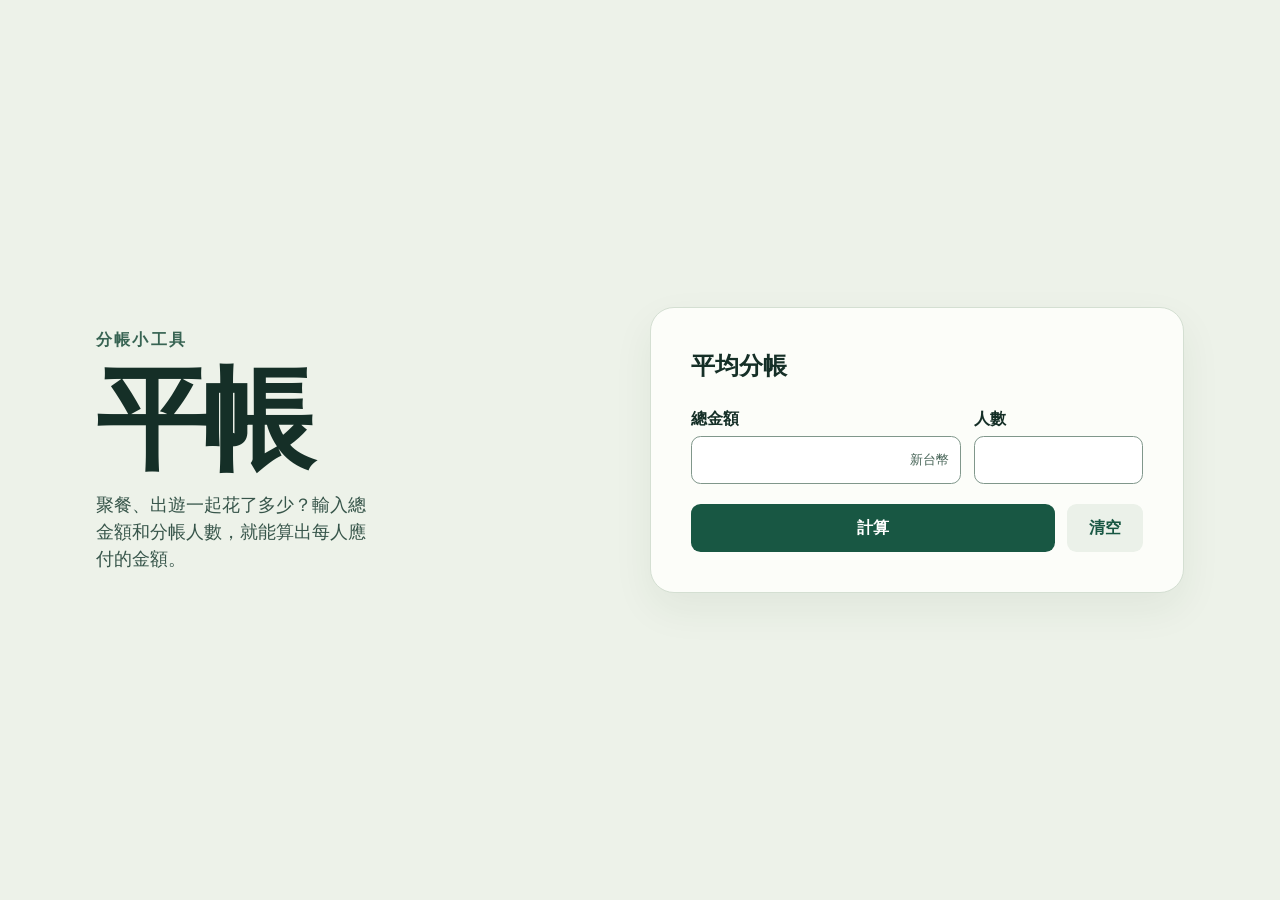
<file: index.html>
<!doctype html>
<html lang="zh-Hant">
<head>
  <meta charset="utf-8">
  <meta name="viewport" content="width=device-width, initial-scale=1">
  <title>平帳｜分帳小工具</title>
  <link rel="stylesheet" href="styles.css">
  <script src="script.js" defer></script>
</head>
<body>
  <main class="layout">
    <header class="intro">
      <p class="category">分帳小工具</p>
      <h1>平帳</h1>
      <p>聚餐、出遊一起花了多少？輸入總金額和分帳人數，就能算出每人應付的金額。</p>
    </header>

    <section class="calculator" aria-labelledby="calculator-heading">
      <h2 id="calculator-heading">平均分帳</h2>
      <form id="split-form" novalidate>
        <div class="fields">
          <div>
            <label for="total">總金額</label>
            <div class="amount-field">
              <input id="total" name="total" inputmode="decimal" maxlength="24" required aria-describedby="currency">
              <span id="currency">新台幣</span>
            </div>
          </div>
          <div>
            <label for="people">人數</label>
            <input id="people" name="people" inputmode="numeric" maxlength="24" required>
          </div>
        </div>
        <div class="actions">
          <button type="submit">計算</button>
          <button type="reset">清空</button>
        </div>
        <output id="result" for="total people" aria-live="polite"></output>
        <p id="error" role="alert"></p>
      </form>
    </section>
  </main>
</body>
</html>
</file>
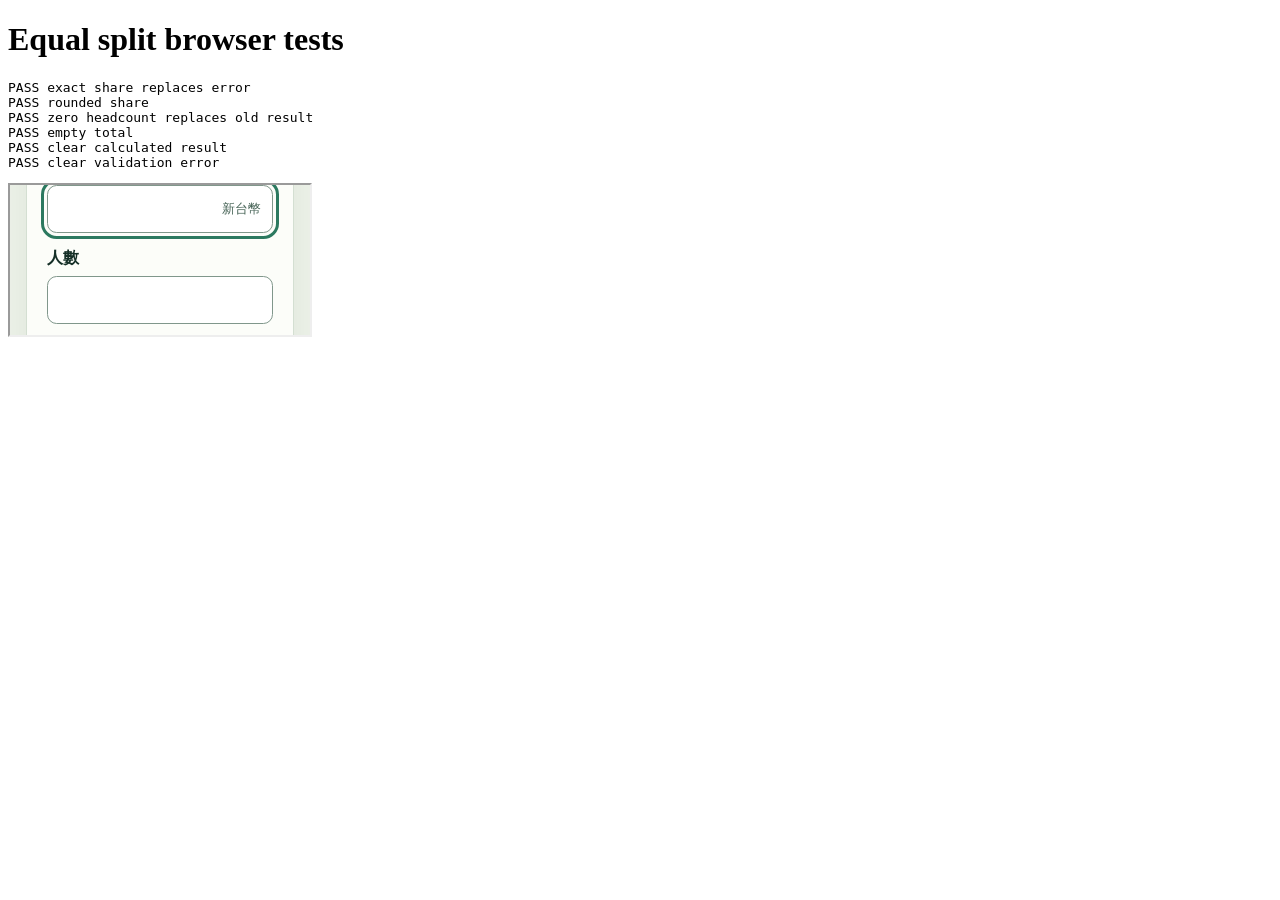
<file: tests/equal-split.html>
<!doctype html>
<html lang="en">
<meta charset="utf-8">
<title>Equal split browser tests</title>
<h1>Equal split browser tests</h1>
<pre id="report" data-status="running">Running…</pre>
<iframe id="page" title="Calculator under test"></iframe>
<script src="equal-split.test.js"></script>
</html>
</file>
<file: styles.css>
:root {
  color-scheme: light;
  font-family: system-ui, "Microsoft JhengHei", sans-serif;
  color: #152f27;
  background: #edf2e9;
  line-height: 1.5;
}

* { box-sizing: border-box; }

body { margin: 0; }

.layout {
  width: min(68rem, calc(100% - 2rem));
  margin: 0 auto;
  min-height: 100vh;
  min-height: 100svh;
  display: grid;
  grid-template-columns: minmax(0, 1fr) minmax(0, 1.15fr);
  gap: clamp(2rem, 7vw, 6rem);
  align-items: center;
  padding-block: clamp(2rem, 10vw, 7rem);
}

.category {
  margin: 0 0 0.65rem;
  color: #386453;
  font-weight: 700;
  letter-spacing: 0.14em;
}

h1 {
  margin: 0 0 1rem;
  font-size: clamp(3.5rem, 10vw, 7rem);
  letter-spacing: -0.05em;
  line-height: 1;
}

.intro > p:last-child {
  max-width: 25ch;
  margin: 0;
  color: #37554a;
  font-size: 1.125rem;
}

.calculator {
  padding: clamp(1.25rem, 4vw, 2.5rem);
  background: #fcfdf9;
  border: 1px solid #d4dfd2;
  border-radius: 1.5rem;
  box-shadow: 0 1rem 2.5rem #213a2510;
}

h2 { margin: 0 0 1.4rem; }

.fields, .actions { display: grid; gap: 0.8rem; }
.fields { grid-template-columns: minmax(0, 1.6fr) minmax(0, 1fr); }
.actions { grid-template-columns: 1fr auto; margin-top: 1.2rem; }

label { display: block; margin-bottom: 0.35rem; font-weight: 700; }
.amount-field { position: relative; }

#currency {
  position: absolute;
  top: 50%;
  right: 0.75rem;
  transform: translateY(-50%);
  color: #476457;
  font-size: 0.8rem;
  pointer-events: none;
}

#total { padding-right: 3.7rem; }

input, button { font: inherit; }
input {
  width: 100%;
  min-height: 3rem;
  padding: 0.65rem 0.75rem;
  color: inherit;
  background: white;
  border: 1px solid #80978b;
  border-radius: 0.6rem;
}

button {
  min-height: 3rem;
  padding: 0.55rem 1.3rem;
  border: 1px solid transparent;
  border-radius: 0.6rem;
  cursor: pointer;
  font-weight: 700;
}

button[type="submit"] { background: #185743; color: white; }
button[type="submit"]:hover { background: #104332; }
button[type="reset"] { background: #ebf1e9; color: #185743; }
button[type="reset"]:hover { background: #dce9dd; }

:focus-visible { outline: 3px solid #2b795f; outline-offset: 3px; }
input[aria-invalid="true"] { border-color: #a02e29; }

#result, #error { overflow-wrap: anywhere; }
#result:not(:empty), #error:not(:empty) {
  display: block;
  margin: 1rem 0 0;
  padding: 0.75rem 1rem;
  border-radius: 0.65rem;
}
#result:not(:empty) { background: #e4efe5; font-weight: 700; }
#error:not(:empty) { background: #f9e9e7; color: #842622; }
#error:empty { margin: 0; }

@media (max-width: 43rem) {
  .layout { grid-template-columns: minmax(0, 1fr); min-height: auto; }
}
@media (max-width: 25rem) {
  .fields { grid-template-columns: minmax(0, 1fr); }
}
</file>
